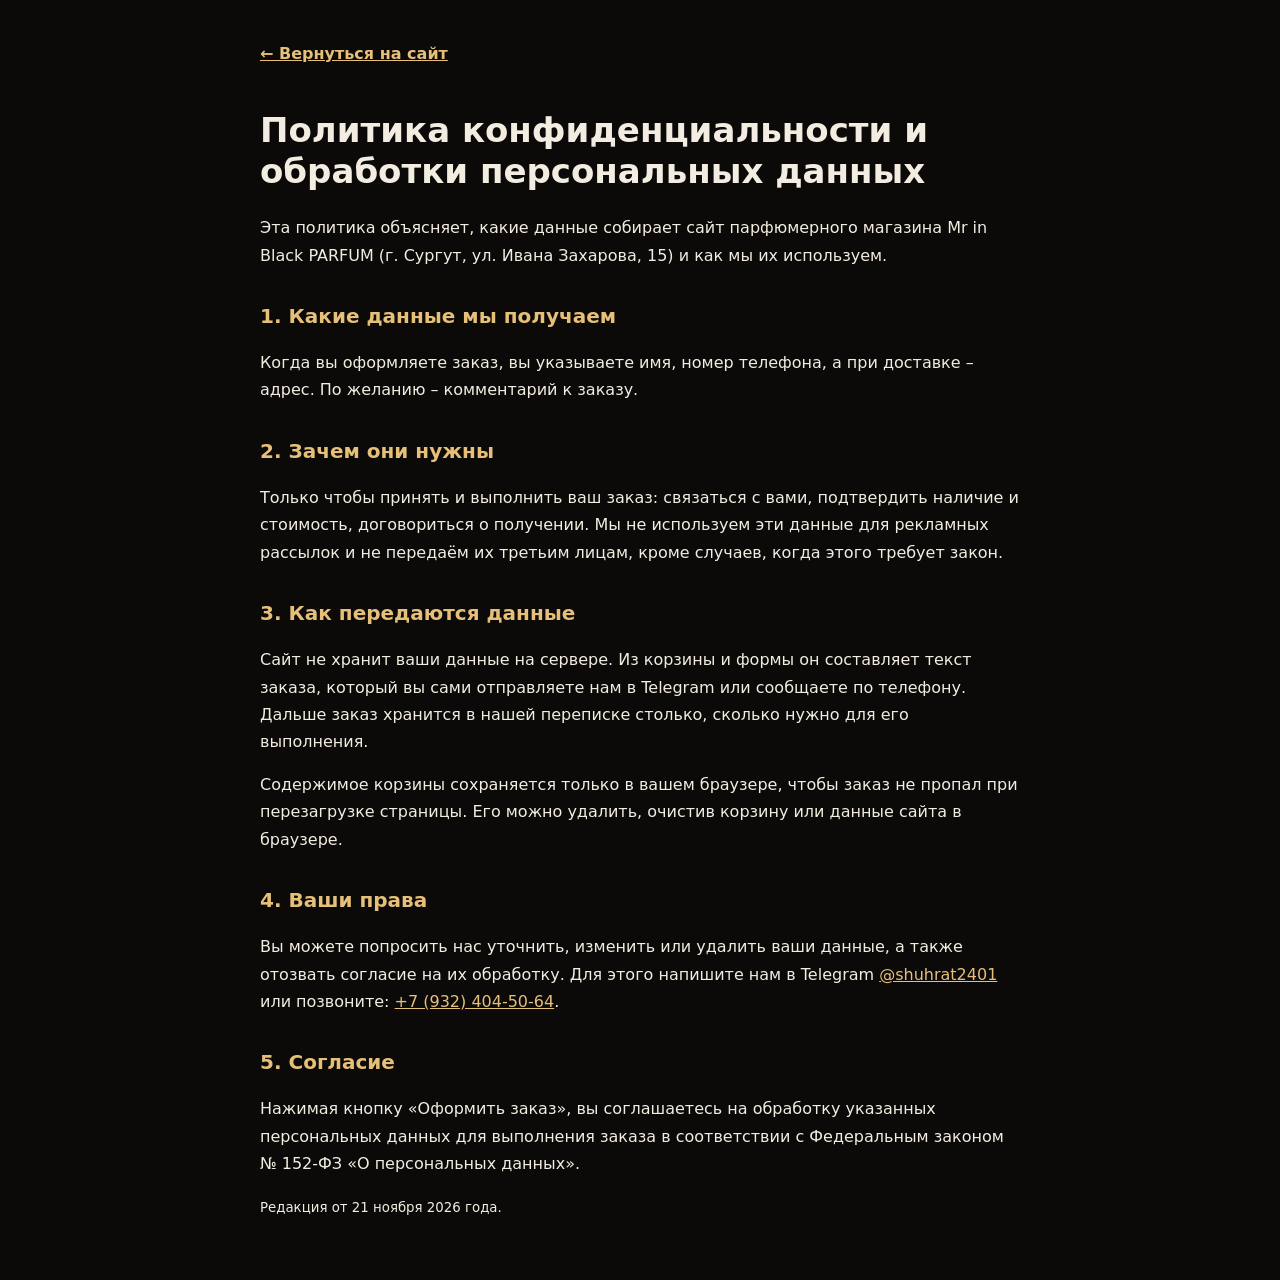
<file: policy.html>
<!doctype html>
<html lang="ru">
<head>
<meta charset="utf-8">
<meta name="viewport" content="width=device-width, initial-scale=1">
<title>Политика конфиденциальности – Mr in Black PARFUM</title>
<meta name="robots" content="noindex">
<style>
  body { margin: 0; background: #0b0a09; color: #f3ece0; font: 16px/1.7 system-ui, sans-serif; }
  main { width: min(760px, 100% - 32px); margin: 40px auto 60px; }
  h1 { font-size: clamp(24px, 4vw, 34px); line-height: 1.2; }
  h2 { font-size: 20px; margin-top: 30px; color: #e6bf78; }
  a { color: #e6bf78; }
  .back { display: inline-block; margin-bottom: 20px; font-weight: 700; }
</style>
</head>
<body>
<main>
  <a class="back" href="index.html">← Вернуться на сайт</a>
  <h1>Политика конфиденциальности и обработки персональных данных</h1>
  <p>Эта политика объясняет, какие данные собирает сайт парфюмерного магазина Mr in Black PARFUM (г. Сургут, ул. Ивана Захарова, 15) и как мы их используем.</p>

  <h2>1. Какие данные мы получаем</h2>
  <p>Когда вы оформляете заказ, вы указываете имя, номер телефона, а при доставке – адрес. По желанию – комментарий к заказу.</p>

  <h2>2. Зачем они нужны</h2>
  <p>Только чтобы принять и выполнить ваш заказ: связаться с вами, подтвердить наличие и стоимость, договориться о получении. Мы не используем эти данные для рекламных рассылок и не передаём их третьим лицам, кроме случаев, когда этого требует закон.</p>

  <h2>3. Как передаются данные</h2>
  <p>Сайт не хранит ваши данные на сервере. Из корзины и формы он составляет текст заказа, который вы сами отправляете нам в Telegram или сообщаете по телефону. Дальше заказ хранится в нашей переписке столько, сколько нужно для его выполнения.</p>
  <p>Содержимое корзины сохраняется только в вашем браузере, чтобы заказ не пропал при перезагрузке страницы. Его можно удалить, очистив корзину или данные сайта в браузере.</p>

  <h2>4. Ваши права</h2>
  <p>Вы можете попросить нас уточнить, изменить или удалить ваши данные, а также отозвать согласие на их обработку. Для этого напишите нам в Telegram <a href="https://t.me/shuhrat2401">@shuhrat2401</a> или позвоните: <a href="tel:+79324045064">+7 (932) 404-50-64</a>.</p>

  <h2>5. Согласие</h2>
  <p>Нажимая кнопку «Оформить заказ», вы соглашаетесь на обработку указанных персональных данных для выполнения заказа в соответствии с Федеральным законом № 152-ФЗ «О персональных данных».</p>

  <p><small>Редакция от 21 ноября 2026 года.</small></p>
</main>
</body>
</html>
</file>
